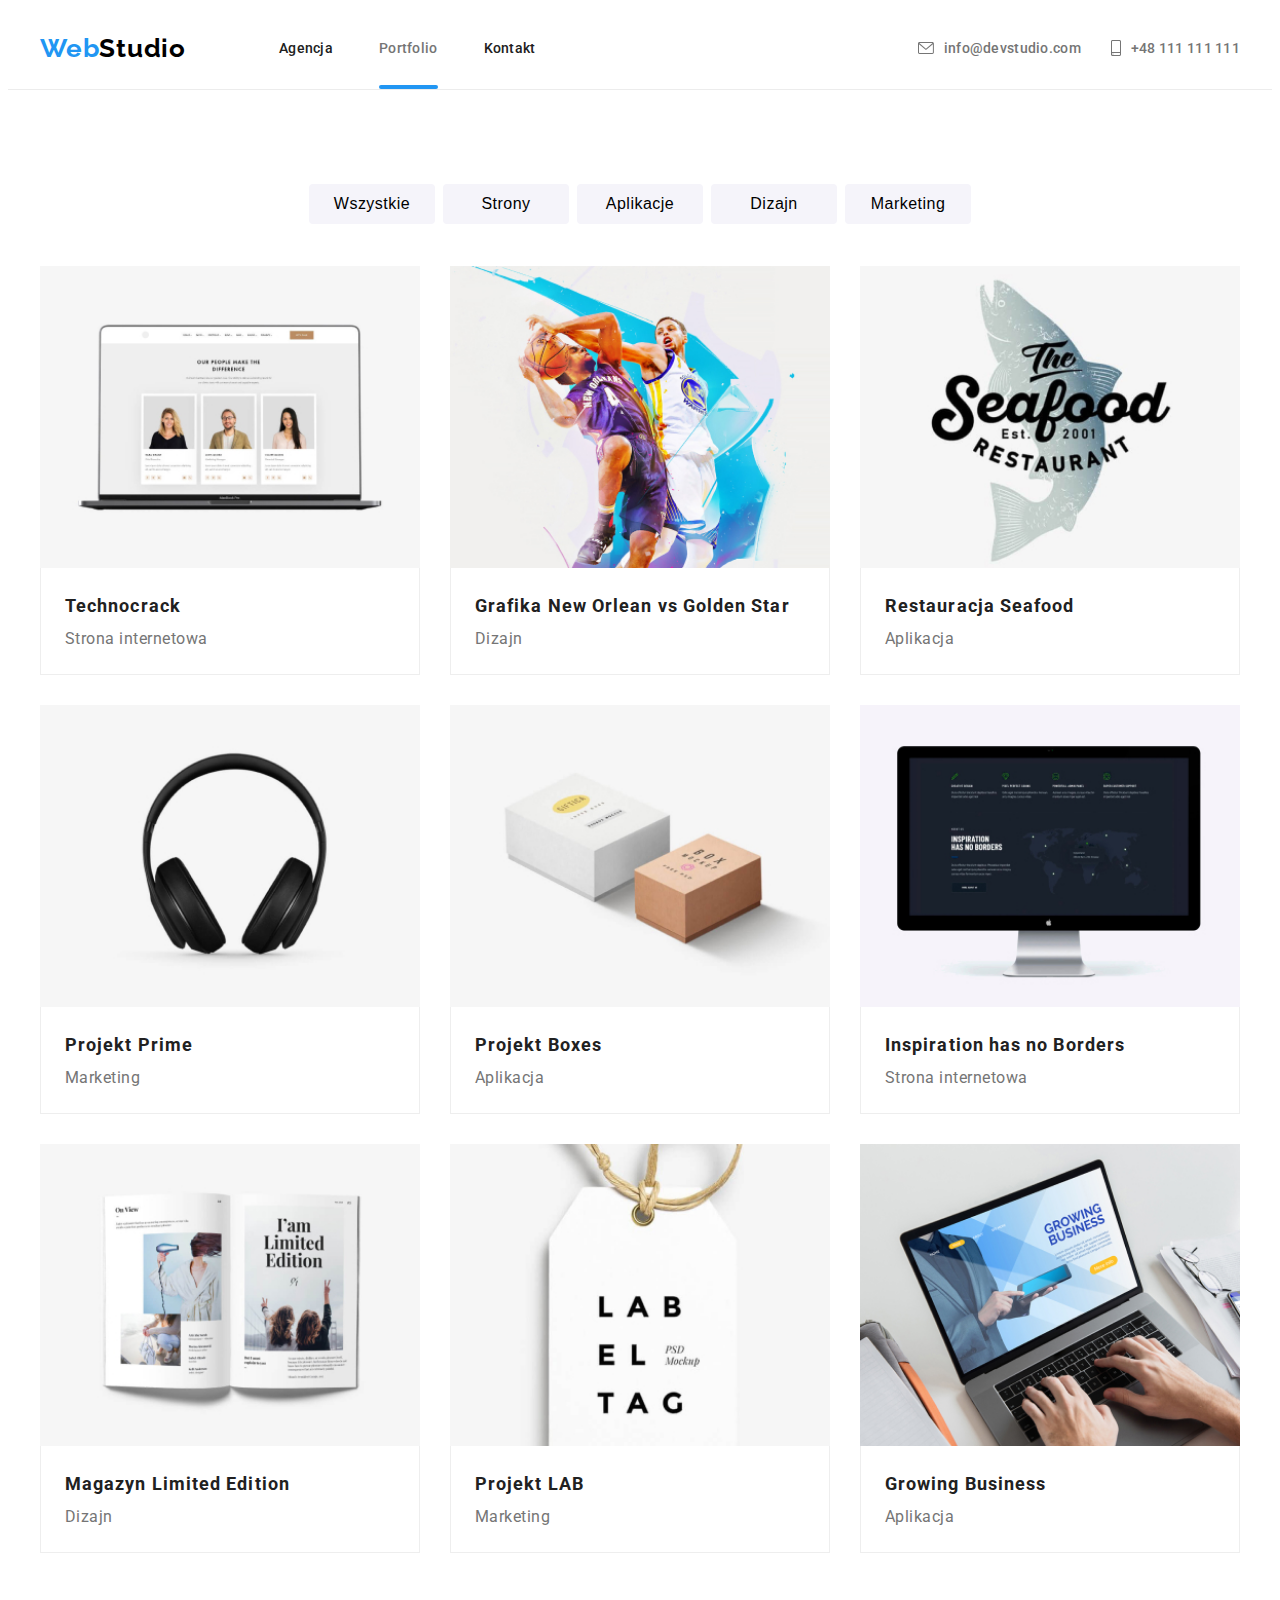
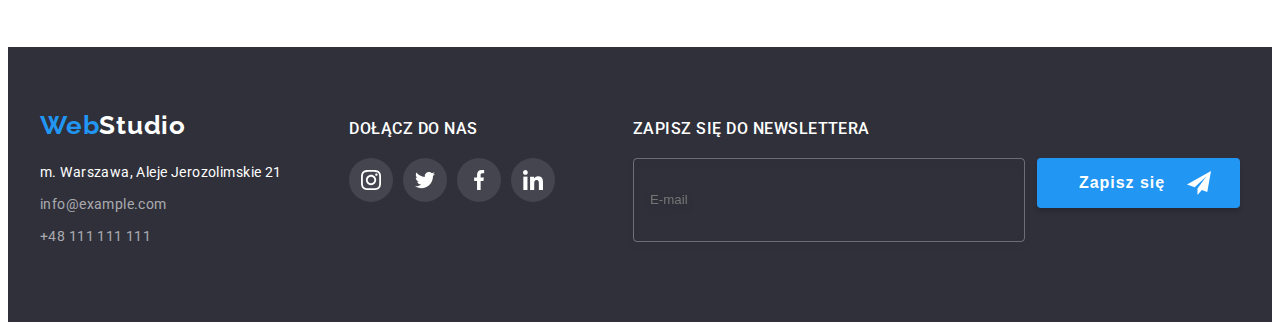
<file: portfolio.html>
<!DOCTYPE html>
<html lang="pl">

<head>
    <meta charset="UTF-8" />
    <meta http-equiv="X-UA-Compatible" content="IE=edge" />
    <meta name="viewport" content="width=device-width, initial-scale=1.0" />
    <title>Portfolio</title>
    <link rel="stylesheet" href="https://cdnjs.cloudflare.com/ajax/libs/modern-normalize/1.1.0/modern-normalize.min.css"
        integrity="sha512-wpPYUAdjBVSE4KJnH1VR1HeZfpl1ub8YT/NKx4PuQ5NmX2tKuGu6U/JRp5y+Y8XG2tV+wKQpNHVUX03MfMFn9Q=="
        crossorigin="anonymous" referrerpolicy="no-referrer" />
    <link rel="preconnect" href="https://fonts.googleapis.com" />
    <link rel="preconnect" href="https://fonts.gstatic.com" crossorigin />
    <link
        href="https://fonts.googleapis.com/css2?family=Raleway:wght@700&family=Roboto:wght@400;500;700;900&display=swap"
        rel="stylesheet" />
    <link rel="stylesheet" href="css/portfolio.min.css" />
</head>

<body>

<!-- header -->

    <header class="header">
        <div class="header__container container">
            <a class="header__logo logo" href="index.html">
                <span class="logo logo--accent">Web</span>Studio
            </a>
            <nav class="navigation">
                <ul class="navigation__list">
                    <li class="navigation__item">
                        <a class="navigation__link navigation__link link " href="index.html">Agencja</a>
                    </li>
                    <li class="navigation__item">
                        <a class="navigation__link--active link" href="portfolio.html">Portfolio</a>
                    </li>
                    <li class="navigation__item">
                        <a class="navigation__link link" href="#">Kontakt</a>
                    </li>
                </ul>
            </nav>
            <div class="header__contact-wrapper">
                <a class="navigation__link header__email link" href="mailto:info@devstudio.com">
                    <svg class="header__email-icon link" width="16" height="12">
                        <use href="images/icons.svg#icon-envelope"></use>
                    </svg>info@devstudio.com
                </a>
                <a class="navigation__link header__phone link" href="tel:+48111111111">
                    <svg class="header__phone-icon link" width="10" height="16">
                        <use href="images/icons.svg#icon-phone"></use>
                    </svg>+48 111 111 111</a>
            </div>
        </div>
        <button class="mobile-menu-btn link" type="button" data-mobile-menu-open="">
            <svg class="mobile-menu-btn__icon" width="40" height="40">
                <use href="images/icons.svg#icon-menu"></use>
            </svg>
        </button>

<!--  section:mobile menu -->

        <div class="mobile-menu is-closed" data-mobile-menu="">
            <svg class="mobile-menu__close-btn link" data-mobile-menu-close="" viewBox="0 0 30 30">
                <use href=" images/icons.svg#icon-close"></use>
            </svg>
            <ul class="mobile-menu__nav-list">
                <li class="mobile-menu__nav-item">
                    <a class="mobile-menu__nav-link link " href="index.html">Agencja</a>
                </li>
                <li class="mobile-menu__nav-item">
                    <a class="mobile-menu__nav-link link" href="portfolio.html">Portfolio</a>
                </li>
                <li class="mobile-menu__nav-item">
                    <a class="mobile-menu__nav-link link" href="#">Kontakt</a>
                </li>
            </ul>

            <a class="mobile-menu__tel" href="tel:+48111111111">+48 111 111 111</a>
            <a class="mobile-menu__mail link" href="mailto:info@devstudio.com">info@devstudio.com</a>

            <ul class="mobile-menu__social-list">
                <li class="mobile-menu__social-item">
                    <a class="mobile-menu__social-link" href="#">Instagram</a>
                </li>
                <li class="mobile-menu__social-item">
                    <a class="mobile-menu__social-link" href="#">Twitter</a>
                </li>
                <li class="mobile-menu__social-item">
                    <a class="mobile-menu__social-link" href="#">Facebook</a>
                </li>
                <li class="mobile-menu__social-item">
                    <a class="mobile-menu__social-link" href="#">LinkedIn</a>
                </li>
            </ul>

        </div>
    </header>

<!-- section:Buttons of portfolio-->

    <main>
        <section class="portfolio-buttons section">
            <div class="container">
                <h2 hidden>Rodzaje projektów</h2>
                <ul class="portfolio-buttons__list list">
                    <li class="portfolio-buttons__item">
                        <button class="portfolio-buttons__btn" type="button">
                            Wszystkie
                        </button>
                    </li>
                    <li class="portfolio-buttons__item">
                        <button class="portfolio-buttons__btn" type="button">Strony</button>
                    </li>
                    <li class="portfolio-buttons__item">
                        <button class="portfolio-buttons__btn" type="button">
                            Aplikacje
                        </button>
                    </li>
                    <li class="portfolio-buttons__item">
                        <button class="portfolio-buttons__btn" type="button">Dizajn</button>
                    </li>
                    <li class="portfolio-buttons__item">
                        <button class="portfolio-buttons__btn" type="button">
                            Marketing
                        </button>
                    </li>
                </ul>
            </div>
        </section>

<!--section:Portfolio case-->

        <section class="projects section">
            <div class="container">
                <h2 hidden>Projekty</h2>
                <ul class="projects__list list">
                    <li class="project-case">
                        <div class="project-case__card">
                            <picture>
                                <source 
                                    srcset="images/portfolio/technocrack_mobile@1x.jpg 1x, images/portfolio/technocrack_mobile@2x.jpg 2x"
                                    media="(min-width:320px) and (max-width:767px)"/>
                                <source 
                                    srcset="images/portfolio/technocrack_tablet@1x.jpg 1x, images/portfolio/technocrack_tablet@2x.jpg 2x"
                                    media="(min-width:768px) and (max-width:1199px)"/>
                                <source
                                    srcset="images/portfolio/technocrack_desktop@1x.jpg 1x, images/portfolio/technocrack_desktop@2x.jpg 2x"
                                    media="(min-width:1200px)"/>
                                <img class="project-case__photo"
                                    src="images/portfolio/technocrackresized.jpg"
                                    alt="Strona internetowa Technocrack" width="370" height="294" 
                                    sizes="(min-width: 1200px) 270px, (min-width: 768px) 354px, (min-width: 480px) 450px"/>
                            </picture>
                            <p class="project-case__overlay">
                                Technocrack jest popularną platformą wykorzystywaną do
                                rozpowszechniania koronawirusa. Firmy wykorzystują tę
                                platformę do celów szpiegowskich i ataków na niezabezpieczone
                                serwery konkurencji
                            </p>
                        </div>
                        <div class="project-case__wrapper">
                            <p class="project-case__name">Technocrack</p>
                            <p class="project-case__category">Strona internetowa</p>
                        </div>
                    </li>
                    <li class="project-case">
                        <div class="project-case__card">
                            <picture>
                                <source 
                                    srcset="images/portfolio/grafikaneworlean_mobile@1x.jpg 1x, images/portfolio/grafikaneworlean_mobile@2x.jpg 2x"
                                    media="(min-width:320px) and (max-width:767px)" />
                                <source 
                                    srcset="images/portfolio/images/grafikaneworlean_tablet@1x.jpg 1x, images/portfolio/grafikaneworlean_tablet@2x.jpg 2x"
                                    media="(min-width:768px) and (max-width:1199px)" />
                                <source 
                                    srcset="images/portfolio/grafikaneworlean_desktop@1x.jpg 1x, images/portfolio/grafikaneworlean_desktop@2x.jpg 2x"
                                    media="(min-width:1200px)" />
                                <img class="project-case__photo" 
                                    src="images/portfolio/grafikaneworleanresized.jpg"
                                    alt="Grafika New Orlean vs Golden Star" width="370" height="294" 
                                    sizes="(min-width: 1200px) 270px, (min-width: 768px) 354px, (min-width: 480px) 450px"/>
                            </picture>
                            <p class="project-case__overlay">
                                Technocrack jest popularną platformą wykorzystywaną do
                                rozpowszechniania koronawirusa. Firmy wykorzystują tę
                                platformę do celów szpiegowskich i ataków na niezabezpieczone
                                serwery konkurencji
                            </p>
                        </div>
                        <div class="project-case__wrapper">
                            <p class="project-case__name">Grafika New Orlean vs Golden Star</p>
                            <p class="project-case__category">Dizajn</p>
                        </div>
                    </li>
                    <li class="project-case">
                    <div class="project-case__card">
                        <picture>
                            <source 
                                srcset="images/portfolio/trestauracjaseafood_mobile@1x.jpg 1x, images/portfolio/restauracjaseafood_mobile@2x.jpg 2x"
                                media="(min-width:320px) and (max-width:767px)" />
                            <source 
                                srcset="images/portfolio/restauracjaseafood_tablet@1x.jpg 1x, images/portfolio/restauracjaseafood_tablet@2x.jpg 2x"
                                media="(min-width:768px) and (max-width:1199px)" />
                            <source 
                                srcset="images/portfolio/restauracjaseafood_desktop@1x.jpg 1x, images/portfolio/restauracjaseafood_desktop@2x.jpg 2x"
                                media="(min-width:1200px)" />
                            <img class="project-case__photo" 
                                src="images/portfolio/restauracjaseafoodresized.jpg"
                                alt="Logo Restauracji Seafood" width="370" height="294" 
                                sizes="(min-width: 1200px) 270px, (min-width: 768px) 354px, (min-width: 480px) 450px"/>
                        </picture>
                            <p class="project-case__overlay">
                                Technocrack jest popularną platformą wykorzystywaną do
                                rozpowszechniania koronawirusa. Firmy wykorzystują tę
                                platformę do celów szpiegowskich i ataków na niezabezpieczone
                                serwery konkurencji
                            </p>
                        </div>
                        <div class="project-case__wrapper">
                            <p class="project-case__name">Restauracja Seafood</p>
                            <p class="project-case__category">Aplikacja</p>
                        </div>
                    </li>
                    <li class="project-case">
                    <div class="project-case__card">
                        <picture>
                            <source 
                                srcset="images/portfolio/projektprime_mobile@1x.jpg 1x, images/portfolio/projektprime_mobile@2x.jpg 2x"
                                media="(min-width:320px) and (max-width:767px)" />
                            <source 
                                srcset="images/portfolio/projektprime_tablet@1x.jpg 1x, images/portfolio/projektprime_tablet@2x.jpg 2x"
                                media="(min-width:768px) and (max-width:1199px)" />
                            <source 
                                srcset="images/portfolio/projektprime_desktop@1x.jpg 1x, images/portfolio/projektprime_desktop@2x.jpg 2x"
                                media="(min-width:1200px)" />
                            <img class="project-case__photo" 
                                src="images/portfolio/projektprimeresized.jpg"
                                alt="Słuchwki - Projekt Prime" width="370" height="294" 
                                sizes="(min-width: 1200px) 270px, (min-width: 768px) 354px, (min-width: 480px) 450px"/>
                        </picture>
                            <p class="project-case__overlay">
                                Technocrack jest popularną platformą wykorzystywaną do
                                rozpowszechniania koronawirusa. Firmy wykorzystują tę
                                platformę do celów szpiegowskich i ataków na niezabezpieczone
                                serwery konkurencji
                            </p>
                        </div>
                        <div class="project-case__wrapper">
                            <p class="project-case__name">Projekt Prime</p>
                            <p class="project-case__category">Marketing</p>
                        </div>
                    </li>
                    <li class="project-case">
                        <div class="project-case__card">
                            <picture>
                                <source 
                                    srcset="images/portfolio/projektprime_mobile@1x.jpg 1x, images/portfolio/projektboxes_mobile@2x.jpg 2x"
                                    media="(min-width:320px) and (max-width:767px)" />
                                <source 
                                    srcset="images/portfolio/projektboxes_tablet@1x.jpg 1x, images/portfolio/projektboxes_tablet@2x.jpg 2x"
                                    media="(min-width:768px) and (max-width:1199px)" />
                                <source 
                                    srcset="images/portfolio/projektboxes_desktop@1x.jpg 1x, images/portfolio/projektboxes_desktop@2x.jpg 2x"
                                    media="(min-width:1200px)" />
                                <img class="project-case__photo" 
                                    src="images/portfolio/projektboxesresized.jpg" 
                                    alt="Pudełka - Projekt Boxes"
                                    width="370" height="294" 
                                    sizes="(min-width: 1200px) 270px, (min-width: 768px) 354px, (min-width: 480px) 450px"/>
                            </picture>
                            <p class="project-case__overlay">
                                Technocrack jest popularną platformą wykorzystywaną do
                                rozpowszechniania koronawirusa. Firmy wykorzystują tę
                                platformę do celów szpiegowskich i ataków na niezabezpieczone
                                serwery konkurencji
                            </p>
                        </div>
                        <div class="project-case__wrapper">
                            <p class="project-case__name">Projekt Boxes</p>
                            <p class="project-case__category">Aplikacja</p>
                        </div>
                    </li>
                    <li class="project-case">
                        <div class="project-case__card">
                            <picture>
                                <source
                                    srcset="images/portfolio/inspirationhasnoborders_mobile@1x.jpg 1x, images/portfolio/inspirationhasnoborders_mobile@2x.jpg 2x"
                                    media="(min-width:320px) and (max-width:767px)" />
                                <source
                                    srcset="images/portfolio/inspirationhasnoborders_tablet@1x.jpg 1x, images/portfolio/inspirationhasnoborders_tablet@2x.jpg 2x"
                                    media="(min-width:768px) and (max-width:1199px)" />
                                <source
                                    srcset="images/portfolio/inspirationhasnoborders_desktop@1x.jpg 1x, images/portfolio/inspirationhasnoborders_desktop@2x.jpg 2x"
                                    media="(min-width:1200px)" />
                                <img class="project-case__photo" 
                                    src="images/portfolio/inspirationhasnobordersresized.jpg"
                                    alt="Na ekranie monitora strona Projektu Inspiration has no Borders" width="370" height="294" 
                                    sizes="(min-width: 1200px) 270px, (min-width: 768px) 354px, (min-width: 480px) 450px"/>
                            </picture>
                            <p class="project-case__overlay">
                                Technocrack jest popularną platformą wykorzystywaną do
                                rozpowszechniania koronawirusa. Firmy wykorzystują tę
                                platformę do celów szpiegowskich i ataków na niezabezpieczone
                                serwery konkurencji
                            </p>
                        </div>
                        <div class="project-case__wrapper">
                            <p class="project-case__name">Inspiration has no Borders</p>
                            <p class="project-case__category">Strona internetowa</p>
                        </div>
                    </li>
                    <li class="project-case">
                        <div class="project-case__card">
                            <picture>
                                <source 
                                    srcset="images/portfolio/magazynlimitededition_mobile@1x.jpg 1x, images/portfolio/magazynlimitededition_mobile@2x.jpg 2x"
                                    media="(min-width:320px) and (max-width:767px)" />
                                <source 
                                    srcset="images/portfolio/magazynlimitededition_tablet@1x.jpg 1x, images/portfolio/magazynlimitededition_tablet@2x.jpg 2x"
                                    media="(min-width:768px) and (max-width:1199px)" />
                                <source 
                                    srcset="images/portfolio/magazynlimitededition_desktop@1x.jpg 1x, images/portfolio/magazynlimitededition_desktop@2x.jpg 2x"
                                    media="(min-width:1200px)" />
                                <img class="project-case__photo" 
                                    src="images/portfolio/magazynlimitededitionresized.jpg" 
                                    alt="Strony magazynu modowego Limited Edition" width="370" height="294" 
                                    sizes="(min-width: 1200px) 270px, (min-width: 768px) 354px, (min-width: 480px) 450px"/>
                            </picture>
                            <p class="project-case__overlay">
                                Technocrack jest popularną platformą wykorzystywaną do
                                rozpowszechniania koronawirusa. Firmy wykorzystują tę
                                platformę do celów szpiegowskich i ataków na niezabezpieczone
                                serwery konkurencji
                            </p>
                        </div>
                        <div class="project-case__wrapper">
                            <p class="project-case__name">Magazyn Limited Edition</p>
                            <p class="project-case__category">Dizajn</p>
                        </div>
                    </li>
                    <li class="project-case">
                        <div class="project-case__card">
                            <picture>
                                <source 
                                    srcset="images/portfolio/projektlab_mobile@1x.jpg 1x, images/portfolio/projektlab_mobile@2x.jpg 2x"
                                    media="(min-width:320px) and (max-width:767px)" />
                                <source 
                                    srcset="images/portfolio/projektlab_tablet@1x.jpg 1x, images/portfolio/projektlab_tablet@2x.jpg 2x"
                                    media="(min-width:768px) and (max-width:1199px)" />
                                <source 
                                    srcset="images/portfolio/projektlab_desktop@1x.jpg 1x, images/portfolio/projektlab_desktop@2x.jpg 2x"
                                    media="(min-width:1200px)" />
                                <img class="project-case__photo" src="images/portfolio/projektlabresized.jpg" 
                                    alt="Zawieszka z logiem Projekt LAB"
                                    width="370" height="294" 
                                    sizes="(min-width: 1200px) 270px, (min-width: 768px) 354px, (min-width: 480px) 450px"/>
                            </picture>
                            <p class="project-case__overlay">
                                Technocrack jest popularną platformą wykorzystywaną do
                                rozpowszechniania koronawirusa. Firmy wykorzystują tę
                                platformę do celów szpiegowskich i ataków na niezabezpieczone
                                serwery konkurencji
                            </p>
                        </div>
                        <div class="project-case__wrapper">
                            <p class="project-case__name">Projekt LAB</p>
                            <p class="project-case__category">Marketing</p>
                        </div>
                    </li>
                    <li class="project-case">
                        <div class="project-case__card">
                            <picture>
                                <source 
                                    srcset="images/portfolio/growingbusiness_mobile@1x.jpg 1x, images/portfolio/growingbusiness_mobile@2x.jpg 2x"
                                    media="(min-width:320px) and (max-width:767px)" />
                                <source 
                                    srcset="images/portfolio/growingbusiness_tablet@1x.jpg 1x, images/portfolio/growingbusiness_tablet@2x.jpg 2x"
                                    media="(min-width:768px) and (max-width:1199px)" />
                                <source 
                                    srcset="images/portfolio/growingbusiness_desktop@1x.jpg 1x, images/portfolio/growingbusiness_desktop@2x.jpg 2x"
                                    media="(min-width:1200px)" />
                                <img class="project-case__photo" src="images/portfolio/growingbusinessresized.jpg" 
                                    alt="Logotyp Growing Business na ekranie monitora"
                                    width="370" height="294" 
                                    sizes="(min-width: 1200px) 270px, (min-width: 768px) 354px, (min-width: 480px) 450px"/>
                            </picture>
                            <p class="project-case__overlay">
                                Technocrack jest popularną platformą wykorzystywaną do
                                rozpowszechniania koronawirusa. Firmy wykorzystują tę
                                platformę do celów szpiegowskich i ataków na niezabezpieczone
                                serwery konkurencji
                            </p>
                        </div>
                        <div class="project-case__wrapper">
                            <p class="project-case__name">Growing Business</p>
                            <p class="project-case__category">Aplikacja</p>
                        </div>
                    </li>
                </ul>
            </div>
        </section>
    </main>

<!-- footer -->

    <footer class="footer">
        <div class="footer__container container ">
    
            <div class="footer__left">
                <a class="logo logo--dark-theme" href="index.html">
                    <span class=" logo logo--accent">Web</span>Studio</a>
                <address class="address">
                    <ul class="address__list">
                        <li class="address__item">
                            <a class="address__text address__text--accent link" href="https://goo.gl/maps/2zvKoqbJvBjzFYyW6"
                                target="_blank">m. Warszawa,
                                Aleje Jerozolimskie 21</a>
                        </li>
                        <li class="address__item">
                            <a class="address__text link" href="mailto:info@example.com">info@example.com</a>
                        </li>
                        <li class="address__item">
                            <a class="address__text link" href="tel:+48111111111">+48 111 111 111</a>
                        </li>
                    </ul>
                </address>
            </div>
            <div class="footer__center">
                <h4>Dołącz do nas</h4>
                <ul class="social-list">
                    <li class="social-item-dark">
                        <a href="#" class="social-link social-link--dark">
                            <svg class="social-icon" width="20" height="20">
                                <use href="images/icons.svg#icon-instagram"></use>
                            </svg>
                        </a>
                    </li>
                    <li class="social-item-dark">
                        <a href="#" class="social-link social-link--dark">
                            <svg class="social-icon" width="20" height="20">
                                <use href="images/icons.svg#icon-twitter"></use>
                            </svg>
                        </a>
                    </li>
                    <li class="social-item-dark">
                        <a href="#" class="social-link social-link--dark">
                            <svg class="social-icon" width="20" height="20">
                                <use href="images/icons.svg#icon-facebook"></use>
                            </svg>
                        </a>
                    </li>
                    <li class="social-item-dark">
                        <a href="#" class="social-link social-link--dark">
                            <svg class="social-icon" width="20" height="20">
                                <use href="images/icons.svg#icon-linkedin"></use>
                            </svg>
                        </a>
                    </li>
                </ul>
            </div>
            <div class="footer__right">
                <h4>Zapisz się do newslettera</h4>
                <form class="newsletter-form" name="newsletter_form" autocomplete="off" validate>
                    <label>
                        <input class="newsletter-form__email-input-field" type="email" name="newsletter-email"
                            placeholder="E-mail" pattern="^((?!\.)[\w_.]*[^.])(@\w+)(\.\w+(\.\w+)?[^.\W])$"
                            title="Wprowadź prawidłowy adres email." required />
                    </label>
                    <button class="modal-btn newsletter-form__modal-btn" type="submit">Zapisz się
                        <svg class="send-icon" width="24" height="24">
                            <use href="images/icons.svg#icon-send"></use>
                        </svg>
                    </button>
                </form>
            </div>
        </div>
    </footer>
</body>

<script src="./js/mobile-menu.js"></script>

</html>
</file>
<file: css/portfolio.min.css>
.visually-hidden{-moz-appearance:none;-webkit-appearance:none;appearance:none}:root{--main-font: "Roboto", sans-serif;--secondary-font: "Raleway", sans-serif;--main-color: #212121;--secondary-color: #2196f3;--third-color: #ffffff;--fourth-color: #757575;--header-bg-color: #2f303a;--header-line: #ececec;--logo-color: #000000;--filters-btn-bg: #f5f4fa;--footer-contacts: rgba(255, 255, 255, 0.6);--cards-border-color: #eeeeee;--overlay-color: rgba(33, 150, 243, 0.9);--backdrop: rgba(0, 0, 0, 0.2);--social-color:#afb1b8}body{font-family:var(--main-font);color:var(--main-color)}h1,h2,h3,h4,h5,h6{margin:0;padding:0}ul,ol{margin:0;padding:0;list-style-type:none}p{margin:0;padding:0}img{display:block;max-width:100%;height:auto}.link{text-decoration:none;color:var(--fourth-color);transition-property:color, fill, background-color, border-color;transition-duration:250ms;transition-timing-function:cubic-bezier(0.4, 0, 0.2, 1)}.link:hover,.link:active,.link:focus{color:var(--secondary-color);fill:var(--secondary-color)}.container{width:100%;padding:0 15px;align-items:center;margin:0px auto}@media screen and (min-width: 1200px){.container{max-width:1200px}}.section{padding-bottom:60px;padding-top:60px}.section__title{margin-bottom:50px;text-align:center}.section--darker-bg{max-width:1600px;margin:0 auto;background-color:#f5f4fa}@media screen and (min-width: 1200px){.section{padding-bottom:94px;padding-top:94px}}.logo{font-family:var(--secondary-font);font-weight:700;font-size:24px;line-height:1.192;text-decoration:none;letter-spacing:0.03em;color:var(--logo-color)}.logo--dark-theme{color:var(--third-color)}.logo--accent{color:var(--secondary-color)}@media screen and (min-width: 1200px){.logo{font-size:26px}}.navigation{display:none}@media screen and (min-width: 768px){.navigation{display:flex;align-items:center}.navigation__list{display:flex;padding-top:4px}.navigation__item:not(:last-child){margin-right:46px}.navigation__link{transition:color 250ms cubic-bezier(0.4, 0, 0.2, 1);color:var(--main-color)}.navigation__link--active::after{color:var(--secondary-color);text-decoration:none;position:relative;top:29px;display:block;content:"";width:100%;height:4px;border-radius:2px;background-color:var(--secondary-color)}}@media screen and (min-width: 1200px){.navigation{display:flex;align-items:center}.navigation__list{display:flex;padding-top:4px}.navigation__item:not(:last-child){margin-right:46px}.navigation__link{transition:color 250ms cubic-bezier(0.4, 0, 0.2, 1);color:var(--main-color)}.navigation__link--active::after{color:var(--secondary-color);text-decoration:none;position:relative;top:29px;display:block;content:"";width:100%;height:4px;border-radius:2px;background-color:var(--secondary-color)}}.mobile-menu{display:flex;flex-direction:column;position:fixed;top:0;left:0;width:100%;height:100%;z-index:1;padding:48px 40px;background-color:var(--third-color);box-shadow:0px 4px 8px rgba(0,0,0,0.04),0px 2px 4px rgba(0,0,0,0.08),0px 1px 3px rgba(0,0,0,0.16);transform:translateX(0%);transition:transform 250ms cubic-bezier(0.4, 0, 0.2, 1)}.mobile-menu__nav-item{margin-bottom:32px}.mobile-menu__nav-link{font-size:40px;letter-spacing:0.02em;font-weight:500;line-height:1.175;color:var(--main-color)}.mobile-menu__tel{margin-top:auto;font-size:34px;font-weight:500;line-height:1.172;letter-spacing:0.02em;text-decoration:none;color:var(--secondary-color)}.mobile-menu__mail{margin-top:32px;font-size:24px;font-weight:500;line-height:1.172;letter-spacing:0.02em;text-decoration:none;color:var(--fourth-color)}.mobile-menu__social-list{display:flex;flex-wrap:wrap;margin-top:64px}.mobile-menu__social-link{font-size:18px;font-weight:500;line-height:1.222;letter-spacing:0.02em;text-decoration:none;color:var(--secondary-color)}.mobile-menu__social-link:not(last-child):after{content:"";border:1px solid rgba(33,33,33,0.2);margin:0 10px}.mobile-menu__close-btn{position:absolute;top:15px;right:15px;width:30px;height:30px;background-repeat:no-repeat;background-position:center;background-size:cover;cursor:pointer}.is-closed{transform:translateX(100%)}@media screen and (max-width: 767px){.mobile-menu-btn{background-color:transparent;border:none;position:absolute;top:10px;right:8px;line-height:0;padding:0;fill:var(--main-color)}}@media screen and (min-width: 768px){.mobile-menu-btn{display:none}}h1{font-weight:900;font-size:26px;line-height:1.615;letter-spacing:0.06em;text-align:center}h2{font-weight:700;font-size:28px;line-height:1.166;letter-spacing:0.03em;text-align:center}h4{font-weight:500;font-size:14px;line-height:1.187;letter-spacing:0.03em;text-align:center}@media screen and (min-width: 1200px){h1{font-size:44px;line-height:1.363}h2{font-size:36px}h3{font-weight:700;font-size:20px;line-height:1.15;letter-spacing:0.03em;text-align:center}h4{font-size:16px}h5{font-weight:700;font-size:14px;line-height:1.172;letter-spacing:0.03em}}.project-case{flex-grow:1;transition-property:color, box-shadow;transition-timing-function:cubic-bezier(0.4, 0, 0.2, 1);transition-duration:250ms;margin-bottom:30px}.project-case:hover{box-shadow:0px 1px 1px rgba(0,0,0,0.12),0px 4px 4px rgba(0,0,0,0.06),1px 4px 6px rgba(0,0,0,0.16)}.project-case:hover .project-case__overlay{transform:translateY(0)}.project-case__photo{width:100%}.project-case__wrapper{padding:20px 24px;border-bottom:1px solid var(--cards-border-color);border-right:1px solid var(--cards-border-color);border-left:1px solid var(--cards-border-color)}.project-case__name{font-weight:700;font-size:18px;line-height:2;letter-spacing:0.06em}.project-case__category{font-size:16px;line-height:1.875;letter-spacing:0.03em;color:var(--fourth-color)}.project-case__card{position:relative;overflow:hidden}.project-case__overlay{position:absolute;top:0;left:0;width:100%;height:100%;transform:translateY(100%);justify-content:center;padding:49px 35px;font-size:18px;line-height:1.556;color:var(--third-color);background:var(--overlay-color);transition:250ms cubic-bezier(0.4, 0, 0.2, 1)}@media screen and (min-width: 768px){.project-case{margin:15px;flex-grow:0;flex-basis:calc((100% - 60px)/2)}}@media screen and (min-width: 1200px){.project-case{margin:15px;flex-grow:0;flex-basis:calc((100% - 90px)/3)}}.social-link{margin-right:10px;width:44px;height:44px;border-radius:50%;display:flex;align-items:center;justify-content:center;text-decoration:none;transition-property:color, fill, background-color;transition-duration:250ms;transition-timing-function:cubic-bezier(0.4, 0, 0.2, 1)}.social-link--dark{background:rgba(255,255,255,0.1);fill:var(--third-color)}.social-link--dark:hover{background:var(--secondary-color);fill:var(--third-color)}.social-link--dark:focus-visible{outline:none;background:var(--secondary-color);border-color:var(--secondary-color)}.social-link--light{fill:var(--social-color)}.social-link--light:hover{background-color:var(--secondary-color);fill:var(--third-color)}.social-link--light:focus-visible,.social-link--light:focus{outline:none;fill:var(--third-color);background:var(--secondary-color);border-color:var(--secondary-color)}.social-list{display:flex;justify-content:center}.modal-btn{display:block;margin-right:auto;margin-left:auto;padding:10px 41px;font-weight:700;font-size:16px;line-height:1.875;align-items:center;text-align:center;letter-spacing:0.06em;color:var(--third-color);background-color:var(--secondary-color);border:1px solid transparent;box-shadow:0px 4px 4px rgba(0,0,0,0.15);border-radius:4px;cursor:pointer}.modal-btn:focus-visible,.modal-btn:active{outline:none;outline:none;color:var(--third-color);border:1px solid rgba(0,0,0,0.15);background-color:#1b84d7;transition-property:color, fill, background-color, border, box-shadow;transition-duration:125ms;transition-timing-function:cubic-bezier(0.25, 0.46, 0.45, 0.94);box-shadow:none}.address{font-style:normal;font-size:14px;line-height:1.714;letter-spacing:0.03em}.address__list{display:block;margin-top:20px}.address__item:not(:last-child){margin-bottom:8px}.address__text{color:var(--footer-contacts)}.address__text--accent{color:var(--third-color)}.newsletter-form{font-size:16px;line-height:1.25;letter-spacing:0.03em}.newsletter-form__email-input-field{width:100%;height:50px;padding:16px;margin-bottom:20px;background-color:transparent;border:1px solid rgba(255,255,255,0.3);filter:drop-shadow(0px 4px 4px rgba(0,0,0,0.15));border-radius:4px;color:var(--footer-contacts);transition-property:border-color;transition-duration:250ms;transition-timing-function:cubic-bezier(0.4, 0, 0.2, 1)}.newsletter-form__email-input-field:active,.newsletter-form__email-input-field:focus{outline:none;border-color:var(--secondary-color)}.newsletter-form__modal-btn{display:flex;position:relative;padding-right:74px;width:max-content;height:50px}.newsletter-form__modal-btn .send-icon{position:absolute;top:50%;transform:translateY(-50%);right:28px}@media screen and (min-width: 1200px){.newsletter-form{display:flex}.newsletter-form__email-input-field{width:358px;margin-right:12px}}.header{margin:0 auto;font-weight:500;font-size:14px;line-height:1.143;letter-spacing:0.02em;border-bottom:1px solid var(--header-line)}.header__container{display:flex;padding:16px 15px;align-items:center}.header__phone,.header__email,.header__email-icon,.header__phone-icon{display:none}@media screen and (min-width: 768px){.header{max-width:1200px}.header__container{padding:19px 15px}.header__logo{margin-right:83px}.header__contact-wrapper{margin-left:auto}.header__phone,.header__email{display:flex;align-items:center;fill:var(--fourth-color);color:var(--fourth-color)}.header__email{margin-left:auto;margin-bottom:10px}.header__phone{margin-left:0px}.header__email-icon,.header__phone-icon{display:block;margin-right:8px}}@media screen and (min-width: 1200px){.header{max-width:1600px}.header__container{display:flex;padding:25px 15px}.header__logo{margin-right:93px}.header__contact-wrapper{margin-left:auto;display:flex}.header__phone,.header__email{display:flex;align-items:center;fill:var(--fourth-color);color:var(--fourth-color)}.header__email{margin-left:auto;margin-bottom:0}.header__phone{margin-left:30px}.header__email-icon,.header__phone-icon{display:block;margin-right:10px}}.portfolio-buttons{padding-bottom:0;margin-bottom:40px}.portfolio-buttons__list{display:flex;flex-wrap:wrap}.portfolio-buttons__item:not(:last-child){margin-right:8px;margin-bottom:12px}.portfolio-buttons__btn{min-width:126px;padding:6px 22px;background:var(--filters-btn-bg);outline:none;border:1px solid transparent;border-radius:4px;font-weight:500;font-size:16px;line-height:1.625;text-align:center;letter-spacing:0.03em;cursor:pointer;transition:background-color 250ms cubic-bezier(0.4, 0, 0.2, 1),box-shadow 250ms cubic-bezier(0.4, 0, 0.2, 1),color 250ms cubic-bezier(0.4, 0, 0.2, 1)}.portfolio-buttons__btn:hover,.portfolio-buttons__btn:focus{background-color:var(--secondary-color);color:var(--third-color);box-shadow:0px 3px 1px rgba(0,0,0,0.1),0px 1px 2px rgba(0,0,0,0.08),0px 2px 2px rgba(0,0,0,0.12)}.portfolio-buttons__btn:active{outline:none;color:var(--third-color);border:1px solid transparent;background-color:#1b84d7;border-color:transparent;transition-property:color, fill, background-color, border, box-shadow;transition-duration:125ms;transition-timing-function:cubic-bezier(0.25, 0.46, 0.45, 0.94);box-shadow:none}@media screen and (min-width: 768px){.portfolio-buttons{margin-bottom:30px}.portfolio-buttons__list{display:flex;flex-wrap:wrap;justify-content:center}}@media screen and (min-width: 1200px){.portfolio-buttons{margin-bottom:30px}}.projects{padding-top:0}.projects__list{display:flex;flex-wrap:wrap}@media screen and (min-width: 1200px){.projects__list{margin:-15px}}.footer{margin:0 auto;background-color:var(--header-bg-color)}.footer__container{padding-top:60px;padding-bottom:60px;text-align:center}.footer__center,.footer__right{padding-top:12px;margin-top:60px}.footer__right h4,.footer__center h4{padding-bottom:20px;text-transform:uppercase;text-align:center;color:var(--third-color)}@media screen and (min-width: 768px){.footer{margin:0 auto;background-color:var(--header-bg-color)}.footer__container{padding-top:60px;padding-bottom:60px;display:flex;flex-wrap:wrap;align-items:baseline;justify-content:space-between}.footer__left{flex-basis:50%}.footer__center{flex-basis:50%;margin-top:0}.footer__right{margin:60px auto 0;flex-basis:450px}}@media screen and (min-width: 1200px){.footer{max-width:1600px}.footer__container,.footer h4{text-align:left}.footer__left,.footer__center{flex-basis:auto}.footer__right{margin:0;flex-basis:auto}}
/*# sourceMappingURL=portfolio.min.css.map */
</file>
